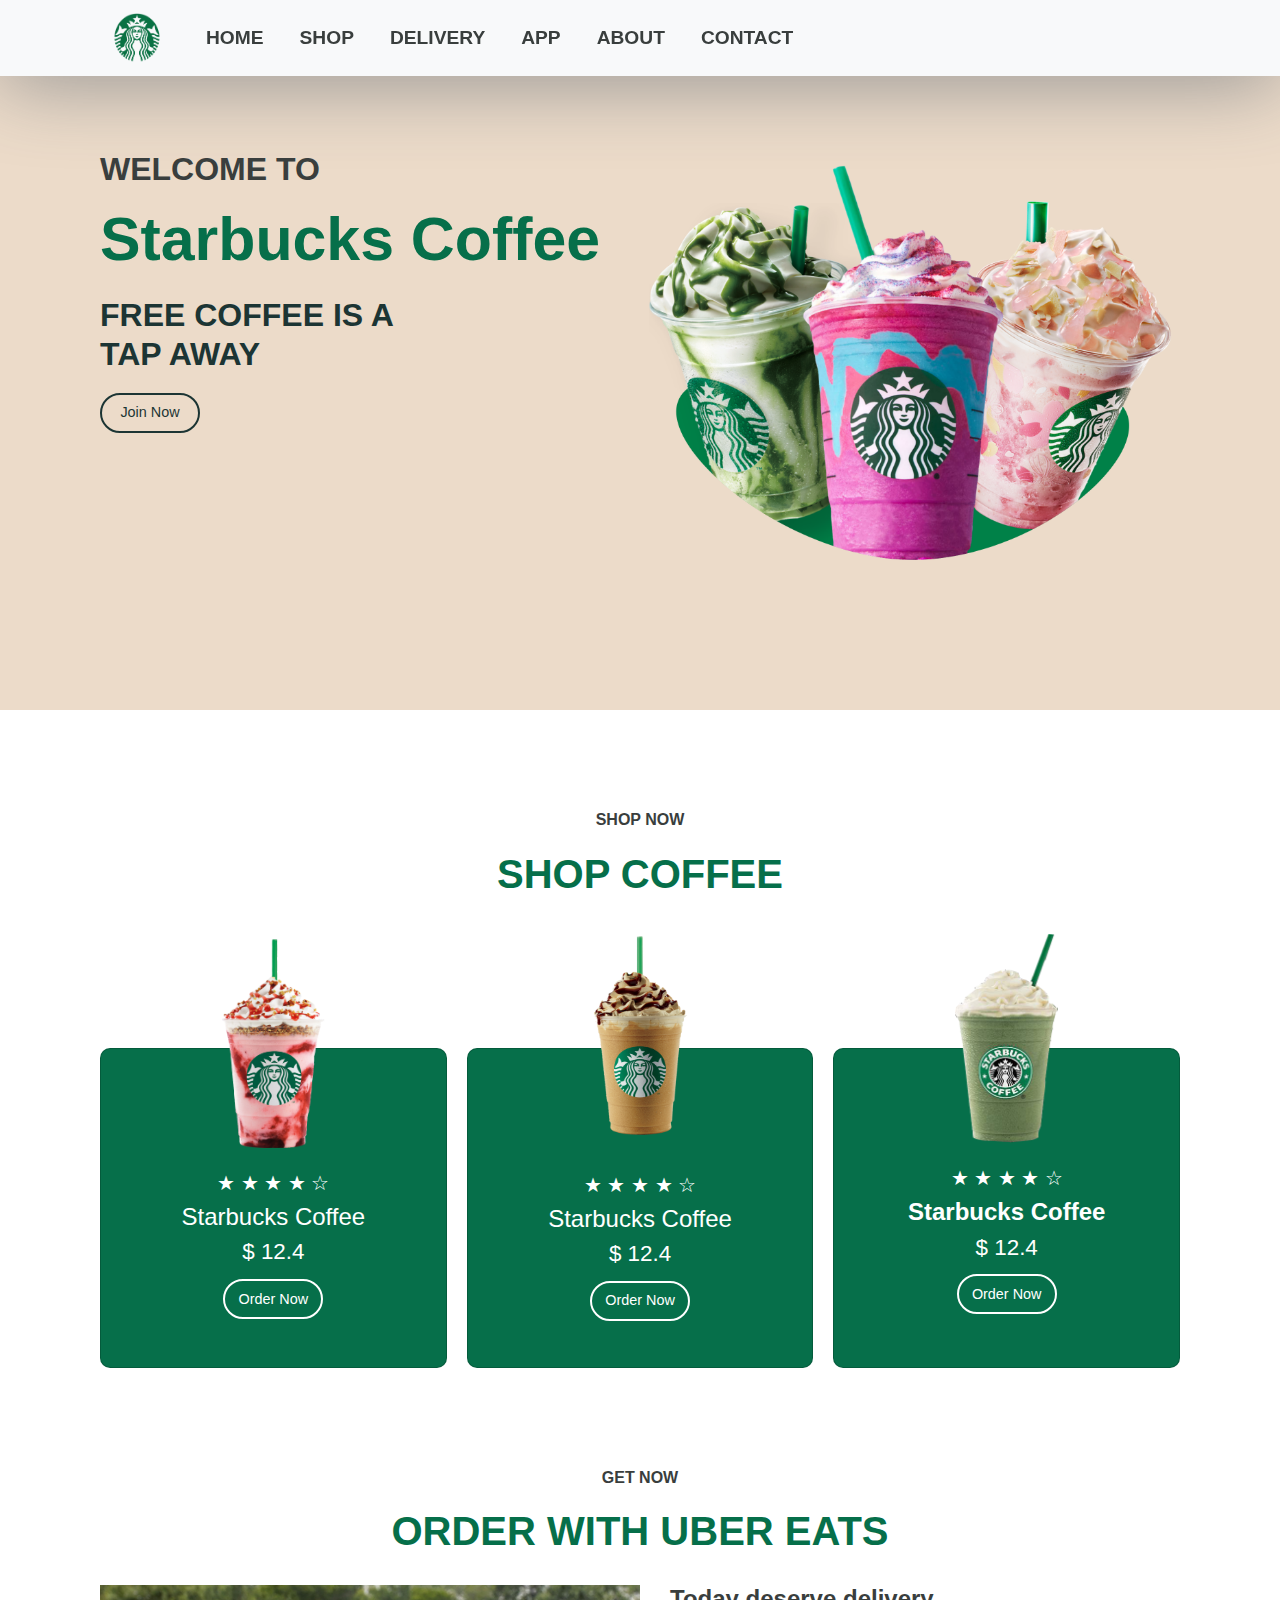
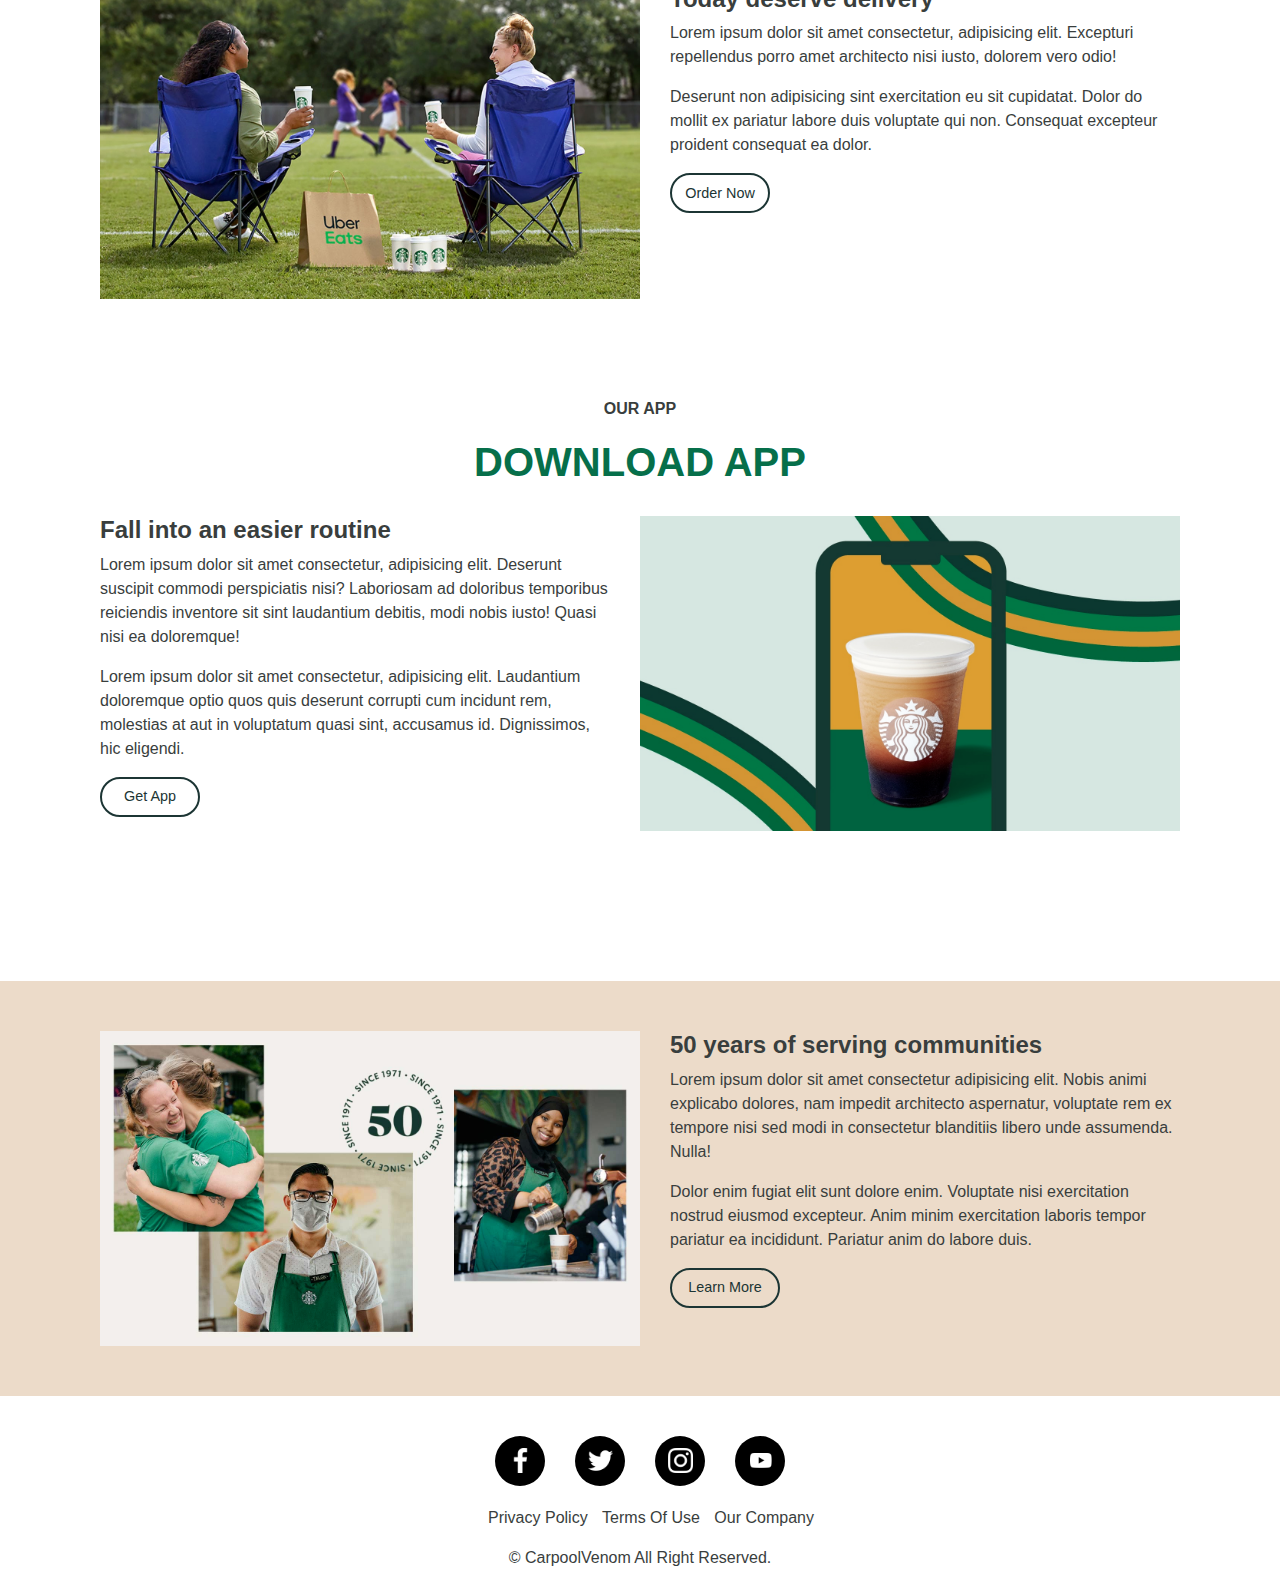
<file: index.html>
<!DOCTYPE html>
<html lang="en">
<head>
    <meta charset="UTF-8">
    <meta name="viewport" content="width=device-width, initial-scale=1.0">
    <title>Starbucks Coffee</title>
    <link rel="apple-touch-icon" sizes="180x180" href="/apple-touch-icon.png">
    <link rel="icon" type="image/png" sizes="32x32" href="/favicon-32x32.png">
    <link rel="icon" type="image/png" sizes="16x16" href="/favicon-16x16.png">
    <link rel="manifest" href="/site.webmanifest">
    <link href="https://cdn.jsdelivr.net/npm/bootstrap@5.3.3/dist/css/bootstrap.min.css" rel="stylesheet" integrity="sha384-QWTKZyjpPEjISv5WaRU9OFeRpok6YctnYmDr5pNlyT2bRjXh0JMhjY6hW+ALEwIH" crossorigin="anonymous">
    <link rel="stylesheet" href="./css/style.css">
</head>
<body>
    <nav class="navbar navbar-expand-lg fixed-top bg-body-tertiary">
        <div class="container-fluid">
            <a href="./index.html" class="navbar-brand">
                <img id="logo" src="./img/logo.png" alt="Starbucks logo">
            </a>
            <button class="navbar-toggler" type="button" data-bs-toggle="collapse" data-bs-target="#navbarNav" aria-controls="navbarNav" aria-expanded="false" aria-label="Toggle navigation">
                <span class="navbar-toggler-icon"></span>
            </button>
            <div class="collapse navbar-collapse" id="navbarNav">
                <ul class="navbar-nav ml-auto">
                    <li class="nav-item">
                        <a class="nav-link" href="#Home">
                            HOME
                        </a>
                    </li>
                    <li class="nav-item">
                        <a class="nav-link" href="#Shop">
                            SHOP
                        </a>
                    </li>
                    <li class="nav-item">
                        <a class="nav-link" href="#Delivery">
                            DELIVERY
                        </a>
                    </li>
                    <li class="nav-item">
                        <a class="nav-link" href="#App">
                            APP
                        </a>
                    </li>
                    <li class="nav-item">
                        <a class="nav-link" href="#About">
                            ABOUT
                        </a>
                    </li>
                    <li class="nav-item">
                        <a class="nav-link" href="#Contact">
                            CONTACT
                        </a>
                    </li>
                </ul>
            </div>  
        </div>
    </nav>
    <section id="Home" class="flexbox-container">
        <div class="left">
            <h3><strong>WELCOME TO</strong></h3>
            <h1><strong>Starbucks Coffee</strong></h1>
            <h2><strong>FREE COFFEE IS A <br> TAP AWAY</strong></h2>
            <button class="Green-Button">
                <a href="#">Join Now</a>
            </button>
        </div>
        <div class="right">
            <img src="./img/home.png" alt="Coffee Image">
        </div>
    </section>
    <section id="Shop">
        <h2><strong>SHOP NOW</strong></h2>
        <h1><strong>SHOP COFFEE</strong></h1>
        <div class="flexbox-container shop-container">
            <div class="strawberry card">
                <div class="card-div">
                    <img src="./img/shop1.png" alt="strawberry coffee">
                    <div class="star-rating">
                        <span class="star full">&#9733;</span>
                        <span class="star full">&#9733;</span>
                        <span class="star full">&#9733;</span>
                        <span class="star full">&#9733;</span>
                        <span class="star half">&#9734;</span>
                    </div>
                    <h3>Starbucks Coffee</h3>
                    <h2>$ 12.4</h2>
                    <button class="Order-Now">
                        <a href="#">Order Now</a>
                    </button>
                </div>
            </div>
            <div class="choco card">
                <div class="card-div">
                    <img src="./img/shop2.png" alt="chocolate coffee">
                    <div class="star-rating">
                        <span class="star full">&#9733;</span>
                        <span class="star full">&#9733;</span>
                        <span class="star full">&#9733;</span>
                        <span class="star full">&#9733;</span>
                        <span class="star half">&#9734;</span>
                    </div>
                    <h3>Starbucks Coffee</h3>
                    <h2>$ 12.4</h2>
                    <button class="Order-Now">
                        <a href="#">Order Now</a>
                    </button>
                </div>
                
            </div>
            <div class="vanilla card">
                <div class="card-div">
                    <img src="./img/shop3.png" alt="vanilla coffee">
                    <div class="star-rating">
                        <span class="star full">&#9733;</span>
                        <span class="star full">&#9733;</span>
                        <span class="star full">&#9733;</span>
                        <span class="star full">&#9733;</span>
                        <span class="star half">&#9734;</span>
                    </div>
                    <h3><strong>Starbucks Coffee</strong></h3>
                    <h2>$ 12.4</h2>
                    <button class="Order-Now">
                        <a href="#">Order Now</a>
                    </button>
                </div>
            </div>
        </div>
    </section>
    <section id="Delivery">
        <h2><strong>GET NOW</strong></h2>
        <h1><strong>ORDER WITH UBER EATS</strong></h1>
        <div class="flexbox-container">
            <img src="./img/delivery.png" alt="Uber Eats">
            <div class="text-container">
                <h3><strong>Today deserve delivery</strong></h3>
                <p>
                    Lorem ipsum dolor sit amet consectetur, adipisicing elit. Excepturi repellendus porro amet architecto nisi iusto, dolorem vero odio! 
                </p>
                <p>
                    Deserunt non adipisicing sint exercitation eu sit cupidatat. Dolor do mollit ex pariatur labore duis voluptate qui non. Consequat excepteur proident consequat ea dolor. 
                </p>
                <button class="Green-Button">
                    <a href="#">Order Now</a>
                </button>
            </div>
        </div>
    </section>
    <section id="App">
        <h2><strong>OUR APP</strong></h2>
        <h1><strong>DOWNLOAD APP</strong></h1>
        <div class="flexbox-container">
            <div class="text-container">
                <h3>Fall into an easier routine</h3>
                <p>
                    Lorem ipsum dolor sit amet consectetur, adipisicing elit. Deserunt suscipit commodi perspiciatis nisi? Laboriosam ad doloribus temporibus reiciendis inventore sit sint laudantium debitis, modi nobis iusto! Quasi nisi ea doloremque!
                </p>
                <p>
                    Lorem ipsum dolor sit amet consectetur, adipisicing elit. Laudantium doloremque optio quos quis deserunt corrupti cum incidunt rem, molestias at aut in voluptatum quasi sint, accusamus id. Dignissimos, hic eligendi.
                </p>
                <button class="Green-Button">
                    <a href="#">Get App</a>
                </button>
            </div>
            <img src="./img/app.png" alt="App Image">
        </div>
        
    </section>
    <section id="About">
        <div class="flexbox-container">
            <img src="./img/about.png" alt="About Image">
            <div class="text-container">
                <h3>50 years of serving communities</h3>
                <p>
                    Lorem ipsum dolor sit amet consectetur adipisicing elit. Nobis animi explicabo dolores, nam impedit architecto aspernatur, voluptate rem ex tempore nisi sed modi in consectetur blanditiis libero unde assumenda. Nulla!
                </p>
                <p>
                    Dolor enim fugiat elit sunt dolore enim. Voluptate nisi exercitation nostrud eiusmod excepteur. Anim minim exercitation laboris tempor pariatur ea incididunt. Pariatur anim do labore duis. 
                </p>
                <button class="Green-Button">
                    <a href="#">Learn More</a>
                </button>
            </div>
        </div>
        
        
    </section>
    <footer>
        <div id="Contact">
            <a href="#" class="footer-link">
                <div>
                    <img src="./img/icons/facebook-app-symbol.png" alt="Facebook">
                </div>
            </a>
            <a href="#" class="footer-link">
                <div>
                    <img src="./img/icons/twitter.png" alt="Twitter">
                </div>
            </a>
            <a href="#" class="footer-link">
                    <div>
                        <img src="./img/icons/instagram.png" alt="Instagram">
                    </div>
            </a>
            <a href="#" class="footer-link">
                <div>
                    <img id="youtube" src="./img/icons/youtube.png" alt="Youtube">
                </div>
            </a>
        </div>
        <ul>
            <li>Privacy Policy</li>
            <li>Terms Of Use</li>
            <li>Our Company</li>
        </ul>
        <p>© CarpoolVenom All Right Reserved.</p>
    </footer>
    <script src="https://cdn.jsdelivr.net/npm/bootstrap@5.3.3/dist/js/bootstrap.bundle.min.js" integrity="sha384-YvpcrYf0tY3lHB60NNkmXc5s9fDVZLESaAA55NDzOxhy9GkcIdslK1eN7N6jIeHz" crossorigin="anonymous"></script>
</body>
</html>
</file>
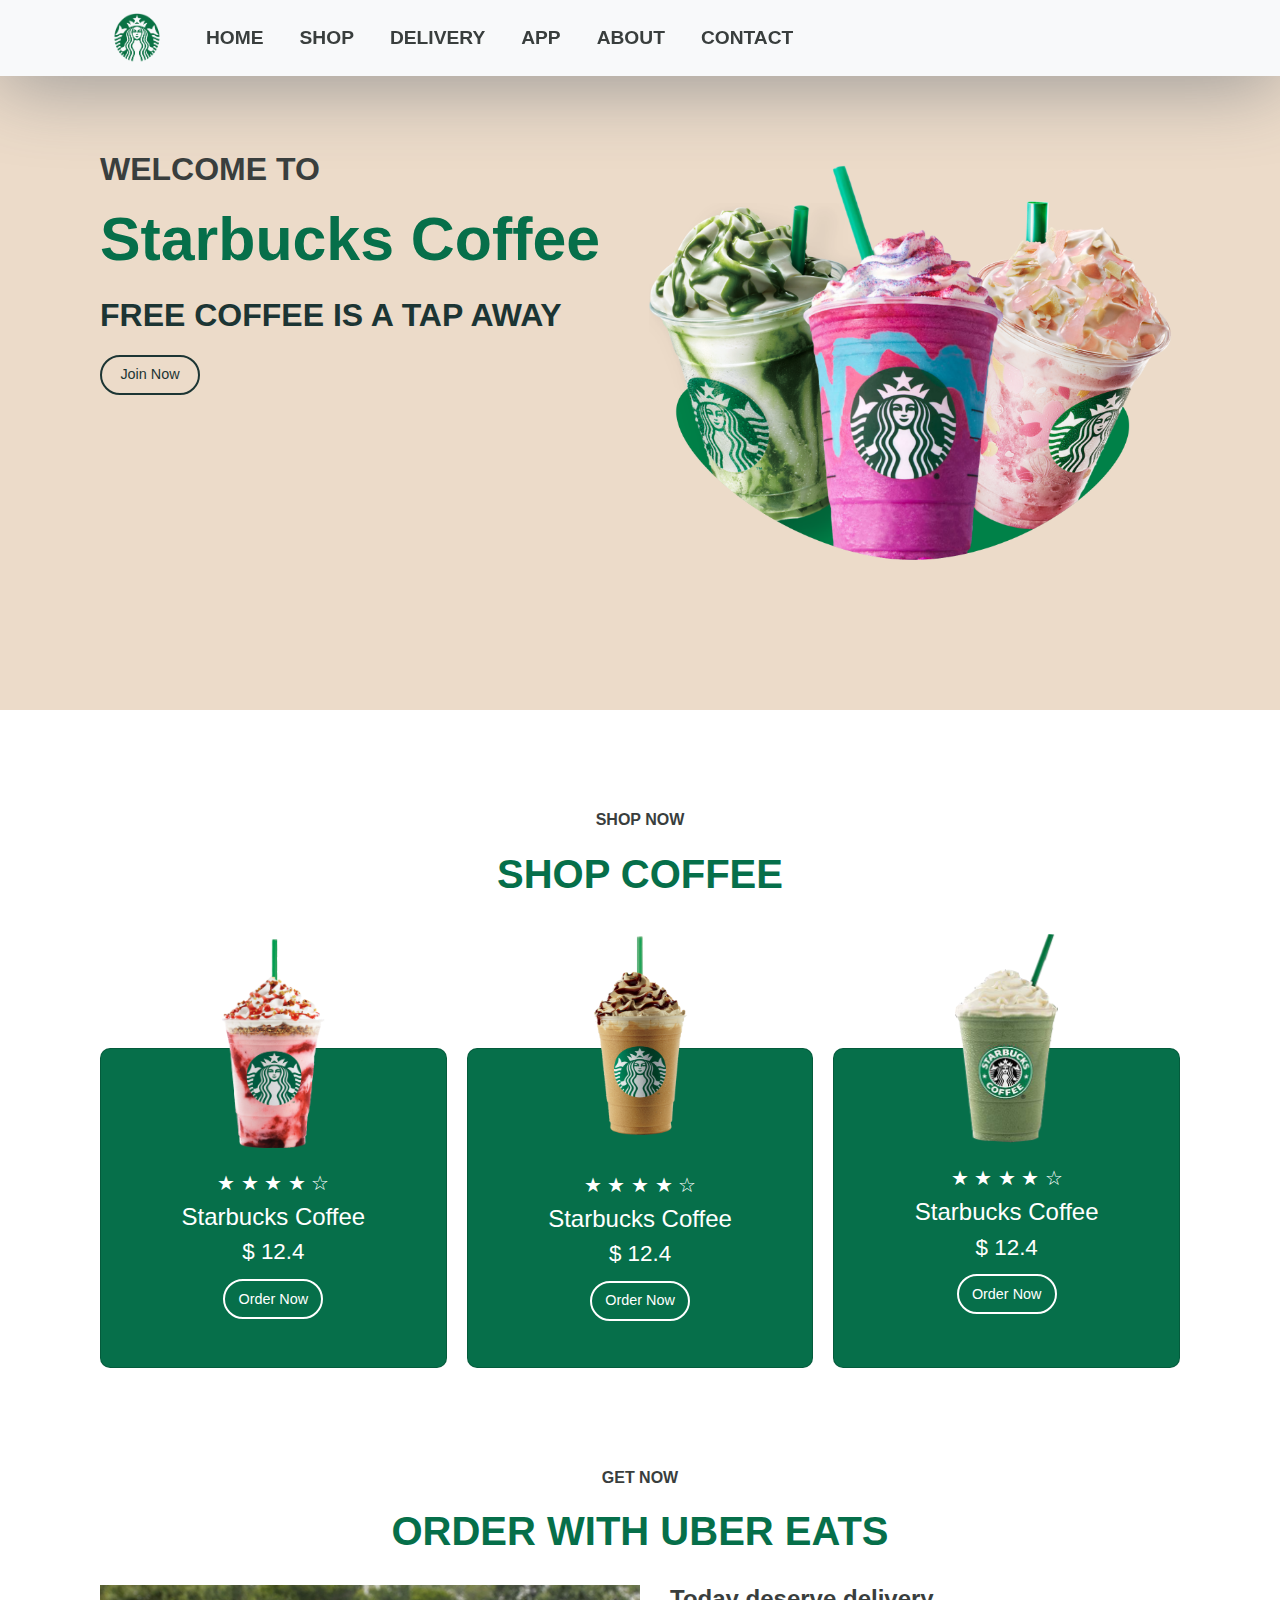
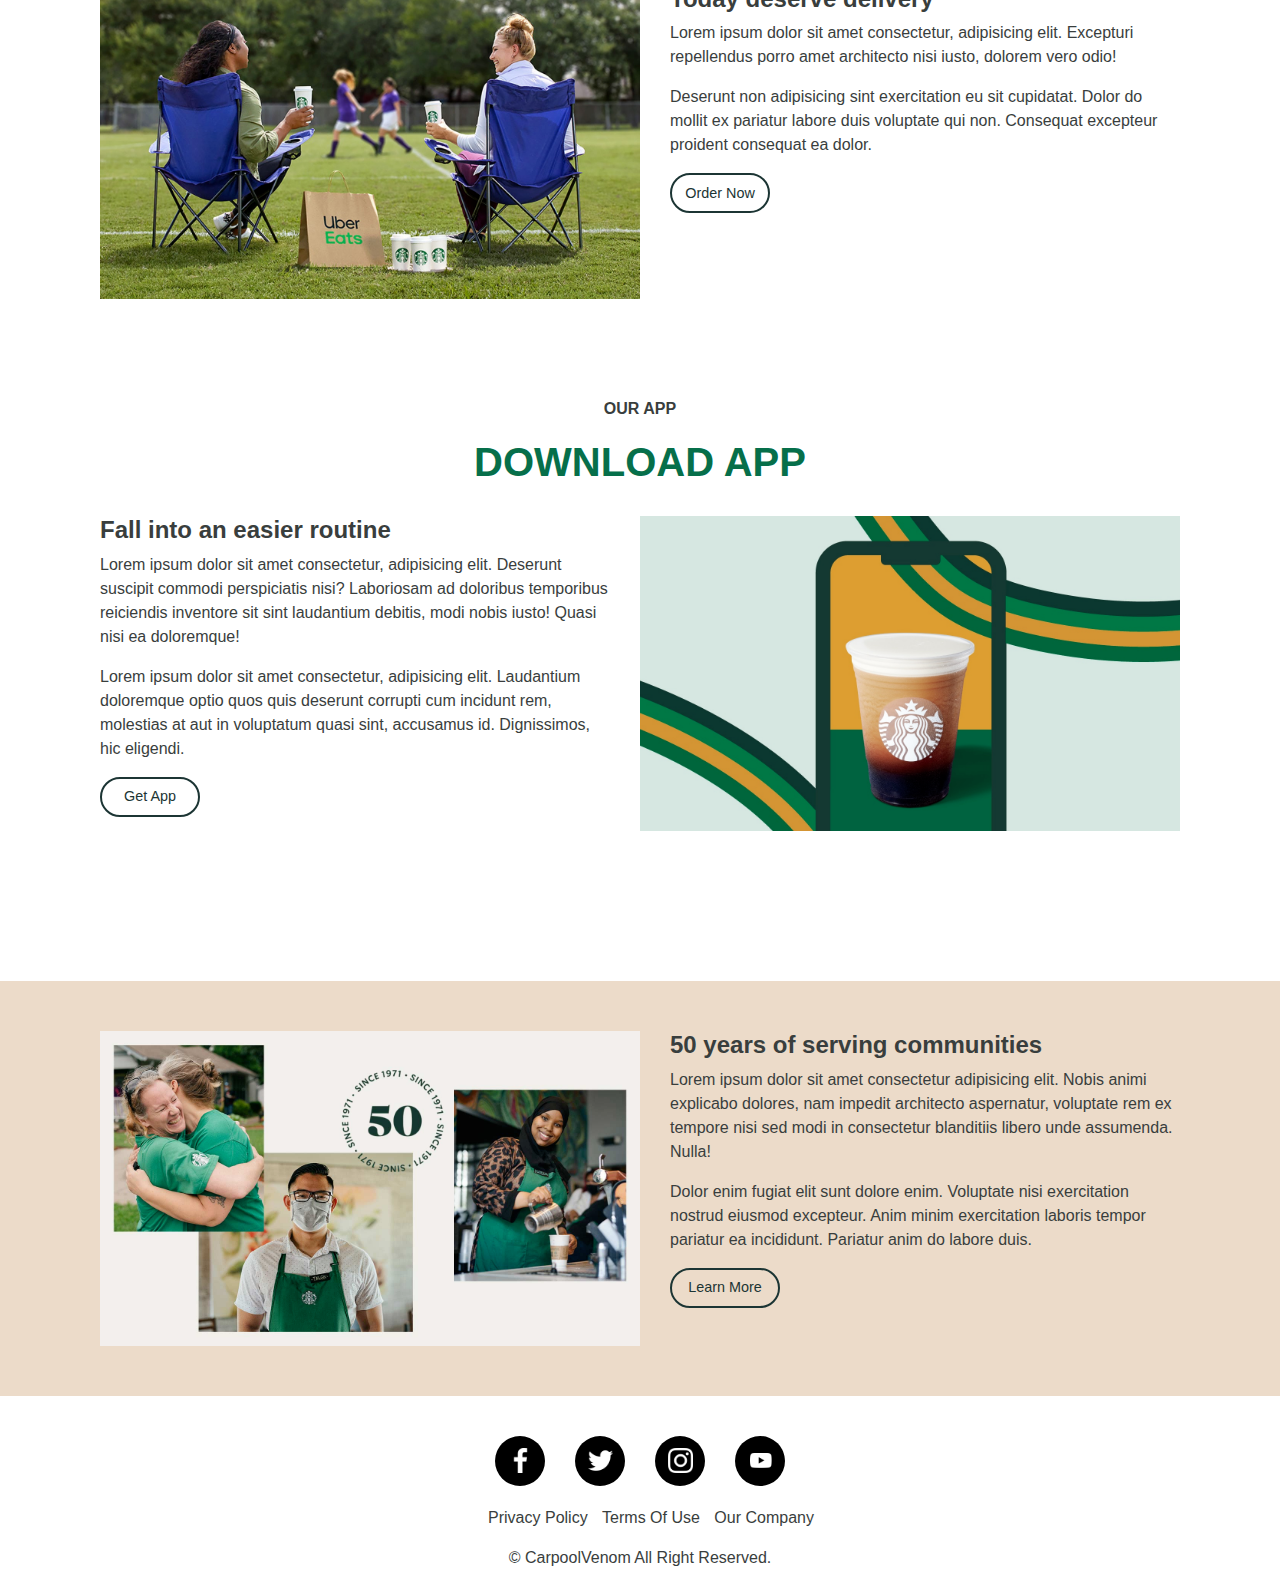
<file: copy.html>
<!DOCTYPE html>
<html lang="en">
<head>
    <meta charset="UTF-8">
    <meta name="viewport" content="width=device-width, initial-scale=1.0">
    <title>Starbucks Coffee</title>
    <link rel="apple-touch-icon" sizes="180x180" href="/apple-touch-icon.png">
    <link rel="icon" type="image/png" sizes="32x32" href="/favicon-32x32.png">
    <link rel="icon" type="image/png" sizes="16x16" href="/favicon-16x16.png">
    <link rel="manifest" href="/site.webmanifest">
    <link href="https://cdn.jsdelivr.net/npm/bootstrap@5.3.3/dist/css/bootstrap.min.css" rel="stylesheet" integrity="sha384-QWTKZyjpPEjISv5WaRU9OFeRpok6YctnYmDr5pNlyT2bRjXh0JMhjY6hW+ALEwIH" crossorigin="anonymous">
    <link rel="stylesheet" href="./css/style.css">
</head>
<body>
    <nav class="navbar navbar-expand-lg fixed-top bg-body-tertiary">
        <div class="container-fluid">
            <a href="./index.html" class="navbar-brand">
                <img id="logo" src="./img/logo.png" alt="Starbucks logo">
            </a>
            <button class="navbar-toggler" type="button" data-bs-toggle="collapse" data-bs-target="#navbarNav" aria-controls="navbarNav" aria-expanded="false" aria-label="Toggle navigation">
                <span class="navbar-toggler-icon"></span>
            </button>
            <div class="collapse navbar-collapse" id="navbarNav">
                <ul class="navbar-nav ml-auto">
                    <li class="nav-item">
                        <a class="nav-link" href="#Home">
                            HOME
                        </a>
                    </li>
                    <li class="nav-item">
                        <a class="nav-link" href="#Shop">
                            SHOP
                        </a>
                    </li>
                    <li class="nav-item">
                        <a class="nav-link" href="#Delivery">
                            DELIVERY
                        </a>
                    </li>
                    <li class="nav-item">
                        <a class="nav-link" href="#App">
                            APP
                        </a>
                    </li>
                    <li class="nav-item">
                        <a class="nav-link" href="#About">
                            ABOUT
                        </a>
                    </li>
                    <li class="nav-item">
                        <a class="nav-link" href="#Contact">
                            CONTACT
                        </a>
                    </li>
                </ul>
            </div>  
        </div>
    </nav>
    <section id="Home" class="flexbox-container">
        <div class="left">
            <h3><strong>WELCOME TO</strong></h3>
            <h1><strong>Starbucks Coffee</strong></h1>
            <h2><strong>FREE COFFEE IS A TAP AWAY</strong></h2>
            <button class="Green-Button">
                <a href="#">Join Now</a>
            </button>
        </div>
        <div class="right">
            <img src="./img/home.png" alt="Coffee Image">
        </div>
    </section>
    <section id="Shop">
        <h2><strong>SHOP NOW</strong></h2>
        <h1><strong>SHOP COFFEE</strong></h1>
        <div class="flexbox-container shop-container">
            <div class="strawberry card">
                <div class="card-div">
                    <img src="./img/shop1.png" alt="strawberry coffee">
                    <div class="star-rating">
                        <span class="star full">&#9733;</span>
                        <span class="star full">&#9733;</span>
                        <span class="star full">&#9733;</span>
                        <span class="star full">&#9733;</span>
                        <span class="star half">&#9734;</span>
                    </div>
                    <h3>Starbucks Coffee</h3>
                    <h2>$ 12.4</h2>
                    <button class="Order-Now">
                        <a href="#">Order Now</a>
                    </button>
                </div>
            </div>
            <div class="choco card">
                <div class="card-div">
                    <img src="./img/shop2.png" alt="chocolate coffee">
                    <div class="star-rating">
                        <span class="star full">&#9733;</span>
                        <span class="star full">&#9733;</span>
                        <span class="star full">&#9733;</span>
                        <span class="star full">&#9733;</span>
                        <span class="star half">&#9734;</span>
                    </div>
                    <h3>Starbucks Coffee</h3>
                    <h2>$ 12.4</h2>
                    <button class="Order-Now">
                        <a href="#">Order Now</a>
                    </button>
                </div>
            </div>
            <div class="vanilla card">
                <div class="card-div">
                    <img src="./img/shop3.png" alt="vanilla coffee">
                    <div class="star-rating">
                        <span class="star full">&#9733;</span>
                        <span class="star full">&#9733;</span>
                        <span class="star full">&#9733;</span>
                        <span class="star full">&#9733;</span>
                        <span class="star half">&#9734;</span>
                    </div>
                    <h3>Starbucks Coffee</h3>
                    <h2>$ 12.4</h2>
                    <button class="Order-Now">
                        <a href="#">Order Now</a>
                    </button>
                </div>
            </div>
        </div>
    </section>
    <section id="Delivery">
        <h2><strong>GET NOW</strong></h2>
        <h1><strong>ORDER WITH UBER EATS</strong></h1>
        <div class="flexbox-container">
            <img src="./img/delivery.png" alt="Uber Eats">
            <div class="text-container">
                <h3><strong>Today deserve delivery</strong></h3>
                <p>
                    Lorem ipsum dolor sit amet consectetur, adipisicing elit. Excepturi repellendus porro amet architecto nisi iusto, dolorem vero odio! 
                </p>
                <p>
                    Deserunt non adipisicing sint exercitation eu sit cupidatat. Dolor do mollit ex pariatur labore duis voluptate qui non. Consequat excepteur proident consequat ea dolor. 
                </p>
                <button class="Green-Button">
                    <a href="#">Order Now</a>
                </button>
            </div>
        </div>
    </section>
    <section id="App">
        <h2><strong>OUR APP</strong></h2>
        <h1><strong>DOWNLOAD APP</strong></h1>
        <div class="flexbox-container">
            <div class="text-container">
                <h3>Fall into an easier routine</h3>
                <p>
                    Lorem ipsum dolor sit amet consectetur, adipisicing elit. Deserunt suscipit commodi perspiciatis nisi? Laboriosam ad doloribus temporibus reiciendis inventore sit sint laudantium debitis, modi nobis iusto! Quasi nisi ea doloremque!
                </p>
                <p>
                    Lorem ipsum dolor sit amet consectetur, adipisicing elit. Laudantium doloremque optio quos quis deserunt corrupti cum incidunt rem, molestias at aut in voluptatum quasi sint, accusamus id. Dignissimos, hic eligendi.
                </p>
                <button class="Green-Button">
                    <a href="#">Get App</a>
                </button>
            </div>
            <img src="./img/app.png" alt="App Image">
        </div>
        
    </section>
    <section id="About">
        <div class="flexbox-container">
            <img src="./img/about.png" alt="About Image">
            <div class="text-container">
                <h3>50 years of serving communities</h3>
                <p>
                    Lorem ipsum dolor sit amet consectetur adipisicing elit. Nobis animi explicabo dolores, nam impedit architecto aspernatur, voluptate rem ex tempore nisi sed modi in consectetur blanditiis libero unde assumenda. Nulla!
                </p>
                <p>
                    Dolor enim fugiat elit sunt dolore enim. Voluptate nisi exercitation nostrud eiusmod excepteur. Anim minim exercitation laboris tempor pariatur ea incididunt. Pariatur anim do labore duis. 
                </p>
                <button class="Green-Button">
                    <a href="#">Learn More</a>
                </button>
            </div>
        </div>
        
        
    </section>
    <footer>
        <div id="Contact">
            <a href="#" class="footer-link">
                <div>
                    <img src="./img/icons/facebook-app-symbol.png" alt="Facebook">
                </div>
            </a>
            <a href="#" class="footer-link">
                <div>
                    <img src="./img/icons/twitter.png" alt="Twitter">
                </div>
            </a>
            <a href="#" class="footer-link">
                    <div>
                        <img src="./img/icons/instagram.png" alt="Instagram">
                    </div>
            </a>
            <a href="#" class="footer-link">
                <div>
                    <img id="youtube" src="./img/icons/youtube.png" alt="Youtube">
                </div>
            </a>
        </div>
        <ul>
            <li>Privacy Policy</li>
            <li>Terms Of Use</li>
            <li>Our Company</li>
        </ul>
        <p>© CarpoolVenom All Right Reserved.</p>
    </footer>
    <script src="https://cdn.jsdelivr.net/npm/bootstrap@5.3.3/dist/js/bootstrap.bundle.min.js" integrity="sha384-YvpcrYf0tY3lHB60NNkmXc5s9fDVZLESaAA55NDzOxhy9GkcIdslK1eN7N6jIeHz" crossorigin="anonymous"></script>
</body>
</html>
</file>
<file: css/style.css>
body {
    font-family: Arial, Helvetica, sans-serif;
    color: #393E3D;
    margin-top: 0;
    margin-left: 0;
    margin-right: 0;
}

nav {
    box-shadow: 0 5px 80px #8f8f8f;
    width: 100%;
    display: flex;
    justify-content: space-between;
    position: fixed;
    padding-top: 15px;
    padding-bottom: 25px;
    background-color: white;
    z-index: 1000;
}
.navbar-brand {
    margin-left: 100px;
}
#container-fluid {
    display: flex;
    align-items: center;
    padding-right: 100px;
}
#logo {
    width: 50px;
    height: 50px;
}

.navbar-toggle {
    width: 55px;
    position: absolute;
    top: 20px;
    right: 100px;
    background-color: transparent;
    border-radius: 5px;
    padding-top: 8px;
    display: none;
}
.bar {
    width: 100%;
    height: 2px;
    background-color: #1C3534;
    float: left;
    margin-bottom: 8px;
}
@media (max-width: 991px) {
    .navbar-toggle {
        display: block;
    }
    #container-fluid {
        display: none;
        width: 100%;
        border-top: 1px solid #02b74d;
        padding-top: 20px;
        margin-top: 80px;
    }
    #navbar-nav {
        margin-left: 0;
        padding-left: 0;
    }
    .nav-item {
        display: block;
        padding: 15px 0;
        width: 100%;
        margin-left: 0 !important;
    }
    #container-fluid.show {
        display: block;
        position: relative;
        right: 100px;
        width: 100%;
    }
}

#navbar-nav {
    margin-top: 0;
    margin-bottom: 0;
}

.nav-item {
    display: inline-block;
    margin-left: 20px;
    font-size: 1.2rem;
}

.nav-link {
    color: #393E3D;
    font-weight: 550;
}
.nav-link:hover {
    color: #02b74d;
}
#Home {
    background-color: #ECDBC9;
    padding: 150px 100px;
}
#Home h3 {
    font-size: 2rem;
    margin-bottom: 0;
}
#Home h1 {
    margin-top: 15px;
}
.flexbox-container {
    display: flex;
    flex-direction: row;
}
.left{
    flex: 1;
    text-align: left;
}
@keyframes moveImage {
    0% {
        transform: translate(10px, -10px); 
    }
    50% {
        transform: translate(-10px, 10px);
    }
    100% {
        transform: translate(10px, -10px);
    }
}
#Home>.right>img {
    animation: moveImage 5s linear infinite; 
}
.right {
    flex: 1;
}
#Home>.right>img {
    width: 100%; 
    height: 100%;
    transition: transform 0.3s ease;
}
.left>h3 {
    font-size: 1rem;
    margin-bottom: 10px;
}
.left>h1 {
    color: #066F4A;
    font-size: 3.8rem;
    margin-bottom: 20px;
}
.left>h2 {
    color: #1C3534;
    margin-bottom: 20px;
}
.Green-Button {
    border: #1C3534 2px solid;
    background-color: transparent;
    border-radius: 30px;
    height: 40px;
    width: 100px;
    color: #1C3534;
    font-size: 0.9rem;
    transition: transform 0.3s ease;
}
.Green-Button:hover {
    background-color: #1C3534;
    color: white;
}
a {
    text-decoration: none;
}
.Green-Button>a {
    color: inherit;
}
.card {
    flex: 1;
    height: 320px;
}
#Shop {
    padding-top: 100px;
    margin-left: 100px;
    margin-right: 100px;
    text-align: center;
}
#Shop>h2 {
    font-size: 1rem;
}
#Shop>h1 {
    color: #066F4A;
    margin-top: 20px;
    margin-bottom: 30px;
}
.shop-container {
    margin-top: 150px;
}
.strawberry {
    background-color: #066F4A;
    flex: 1;
    margin-right: 20px;
    transition: transform 0.3s ease;
    border-radius: 10px;
    padding-bottom: 20px;
}
.choco {
    background-color: #066F4A;
    flex: 1;
    margin-right: 20px;
    transition: transform 0.3s ease;
    border-radius: 10px;
    padding-bottom: 20px;
}
.vanilla {
    background-color: #066F4A;
    flex: 1;
    transition: transform 0.3s ease;
    border-radius: 10px;
    padding-bottom: 20px;
}
.strawberry>.card-div {
    position: relative;
    bottom: 110px;
    color: white;
    transition: transform 0.3s ease;
}
.strawberry>.card-div>img {
    width: 30%;
    margin: 0 auto;
    margin-bottom: 20px;
    transition: transform 0.3s ease;
}
.star-rating {
    font-size: 20px;
    margin-bottom: 5px;
}
.star {
    color: white; 
}
.card-div>h3 {
    font-size: 1.5rem;
}
.card-div>h2 {
    font-size: 1.4rem;
}
.Order-Now {
    color: white;
    background-color: transparent;
    border: white 2px solid;
    border-radius: 30px;
    height: 40px;
    width: 100px;
    font-size: 0.9rem;
    margin-top: 5px;
    transition: transform 0.3s ease;
}
.Order-Now>a {
    color: inherit;
}
.Order-Now:hover {
    background-color: white;
    color: #066F4A;
}
.choco>.card-div>img {
    width: 52%;
    margin: 0 auto;
    margin-bottom: 20px;
    transition: transform 0.3s ease;
}
.choco .card-div {
    position: relative;
    bottom: 128px;
    color: white;
    transition: transform 0.3s ease;
}
.vanilla>.card-div>img {
    width: 30%;
    margin: 0 auto;
    margin-bottom: 20px;
    transition: transform 0.3s ease;
}
.vanilla .card-div {
    position: relative;
    bottom: 115px;
    color: white;
    transition: transform 0.3s ease;
}

.flexbox-container img {
    flex: 1;
    width: 50%;
}
.text-container {
    flex: 1;
    text-align: left;
    transition: transform 0.3s ease;
}
.text-container h3 {
    font-weight: 700;
    font-size: 1.5rem;
}

#Delivery {
    padding-top: 100px;
    margin-left: 100px;
    margin-right: 100px;
    text-align: left;
}
#Delivery h2 {
    font-size: 1rem;
    text-align: center;
}
#Delivery h1 {
    color: #066F4A;
    margin-top: 20px;
    margin-bottom: 30px;
    text-align: center;
}
#Delivery img {
    margin-right: 30px;
    transition: transform 0.3s ease;
}
#App {
    padding-top: 100px;
    margin-left: 100px;
    margin-right: 100px;
    margin-bottom: 50px;
}
#App>h2 {
    font-size: 1rem;
    text-align: center;
}
#App>h1 {
    color: #066F4A;
    margin-top: 20px;
    margin-bottom: 30px;
    text-align: center;
}
#App img {
    margin-left: 30px;
    transition: transform 0.3s ease;
}
#About {
    padding-top: 100px;
    transition: transform 0.3s ease;
}
#About .flexbox-container {
    background-color: #ECDBC9;
    padding: 50px 100px;
}
#About img {
    margin-right: 30px;
    transition: transform 0.3s ease;
}
#About .Green-Button {
    width: 110px;
}
footer {
    text-align: center;
}
#Contact {
    display: inline-flex;
    align-items: center;
    padding-top: 40px;
    margin-bottom: 20px;
}
.footer-link {
    margin: auto 15px;
}
#Contact div {
    display: inline-flex;
    justify-content: center;
    align-items: center;
    border-radius: 100%;
    width: 50px;
    height: 50px;
    background-color: black;
}
#Contact div:hover {
    background-color: #066F4A;
}
#Contact img {
    width: 25px;
}
#youtube {
    padding-top: 8px;
    padding-left: 2px;
    width: 35px;
}
footer li {
    display: inline;
    padding-right: 10px;
}
@media (max-width: 576px) {
    .container-fluid {
        padding-left: 40px;
        padding-right: 40px;
    }
    .flexbox-container {
        flex-direction: column;
    }
    #Home {
        padding-left: 40px;
        padding-right: 40px;
        text-align: center;
    }
    .left {
        order: -1;
        text-align: center;
    }
    .right {
        margin-top: 30px;
    }
    .right>img {
        max-width: 80%;
        max-height: 80%;
    }
    #Shop {
        margin-left: 40px;
        margin-right: 40px;
    }
    .shop-container {
        margin-top: 100px;
    }
    .card {
        width: 60%;
        height: 100px !important;
        margin: 0 auto;
        margin-bottom: 50px;
    }
    .strawberry img {
        width: 30%;
        height: 150px;
    }
    .strawberry>.card-div {
        bottom: 40px;
        color: white;
    }
    .choco img {
        width: 50%;
        height: 150px;
    }
    .choco>.card-div {
        bottom: 40px;
        color: white;
    }
    .vanilla img {
        width: 30%;
        height: 150px;
    }
    .vanilla>.card-div {
        bottom: 40px;
        color: white;
    }
    #Delivery {
        padding-top: 60px;
    }
    #Delivery img {
        width: 100%;
    }
    .text-container {
        display: inline-flex;
        flex-direction: column;
    }
    .text-container h3, .text-container p{
        text-align: center;
    }
    .text-container h3 {
        margin-top: 10px;
    }
    .Green-Button {
        margin: 0 auto;
    }
    #App {
        padding-top: 120px;
    }
    #App img {
        width: 100%;
        margin: 0 auto;
        order: -1;
    }
    #App p {
        margin-top: 5px;
        margin-bottom: 5px;
    }
    #App .Green-Button {
        margin-top: 10px;
    }
    #About img {
        width: 100%;
    }
}
@media screen and (min-width: 577px) and (max-width: 768px) {
    #Home>.left>h3 {
        font-size: 30px;
        margin-bottom: 20px;
    }
    #Home>.left>h1 {
        margin-bottom: 30px;
    }
    #Home>.left>h2 {
        margin-bottom: 35px;
    }
    .container-fluid {
        padding-left: 40px;
        padding-right: 40px;
    }
    .flexbox-container {
        flex-direction: column;
    }
    #Home {
        padding-left: 40px;
        padding-right: 40px;
        text-align: center;
    }
    .left {
        order: -1;
        text-align: center;
    }
    .right {
        margin-top: 30px;
    }
    .right>img {
        max-width: 80%;
        max-height: 80%;
    }
    #Shop {
        margin-left: 40px;
        margin-right: 40px;
    }
    .shop-container {
        margin-top: 100px;
    }
    .card {
        width: 60%;
        height: 100px !important;
        margin: 0 auto;
        margin-bottom: 50px;
    }
    .strawberry>.card-div>img {
        width: 20%;
        height: 150px;
    }
    .strawberry>.card-div {
        bottom: 40px;
        color: white;
    }
    .choco>.card-div>img {
        width: 40%;
        height: 180px;
    }
    .choco>.card-div {
        bottom: 40px;
        color: white;
    }
    .vanilla>.card-div>img {
        width: 20%;
        height: 150px;
    }
    .vanilla>.card-div {
        bottom: 40px;
        color: white;
    }
    #Delivery {
        padding-top: 60px;
    }
    #Delivery img {
        width: 100%;
    }
    .text-container {
        display: inline-flex;
        flex-direction: column;
    }
    .text-container h3, .text-container p{
        text-align: center;
    }
    .text-container h3 {
        margin-top: 10px;
    }
    .Green-Button {
        margin: 0 auto;
    }
    #App {
        padding-top: 120px;
    }
    #App img {
        width: 100%;
        margin: 0 auto;
        order: -1;
    }
    #App p {
        margin-top: 5px;
        margin-bottom: 5px;
    }
    #App .Green-Button {
        margin-top: 10px;
    }
    #About img {
        width: 100%;
    }
}
@media screen and (min-width: 769px) and (max-width: 991px) {
    .strawberry>.card-div, .vanilla>.card-div {
        bottom: 60px;
    }
    .choco>.card-div {
        bottom: 75px;
    }
    .card {
        height: 290px;
    }
    #App img {
        height: 50%;
        margin: auto 0;
        margin-left: 20px;
    }
    #About img {
        height: 50%;
        margin: auto 0;
        margin-right: 20px;
    }
}
@media screen and (min-width: 992px) and (max-width: 1199px) {
    .strawberry>.card-div, .vanilla>.card-div {
        bottom: 80px;
    }
    .choco>.card-div {
        bottom: 90px;
    }
    .card {
        height: 290px;
    }
    #App img {
        height: 50%;
        margin: auto 0;
        margin-left: 20px;
    }
    #About img {
        height: 50%;
        margin: auto 0;
        margin-right: 20px;
    }
}
</file>
